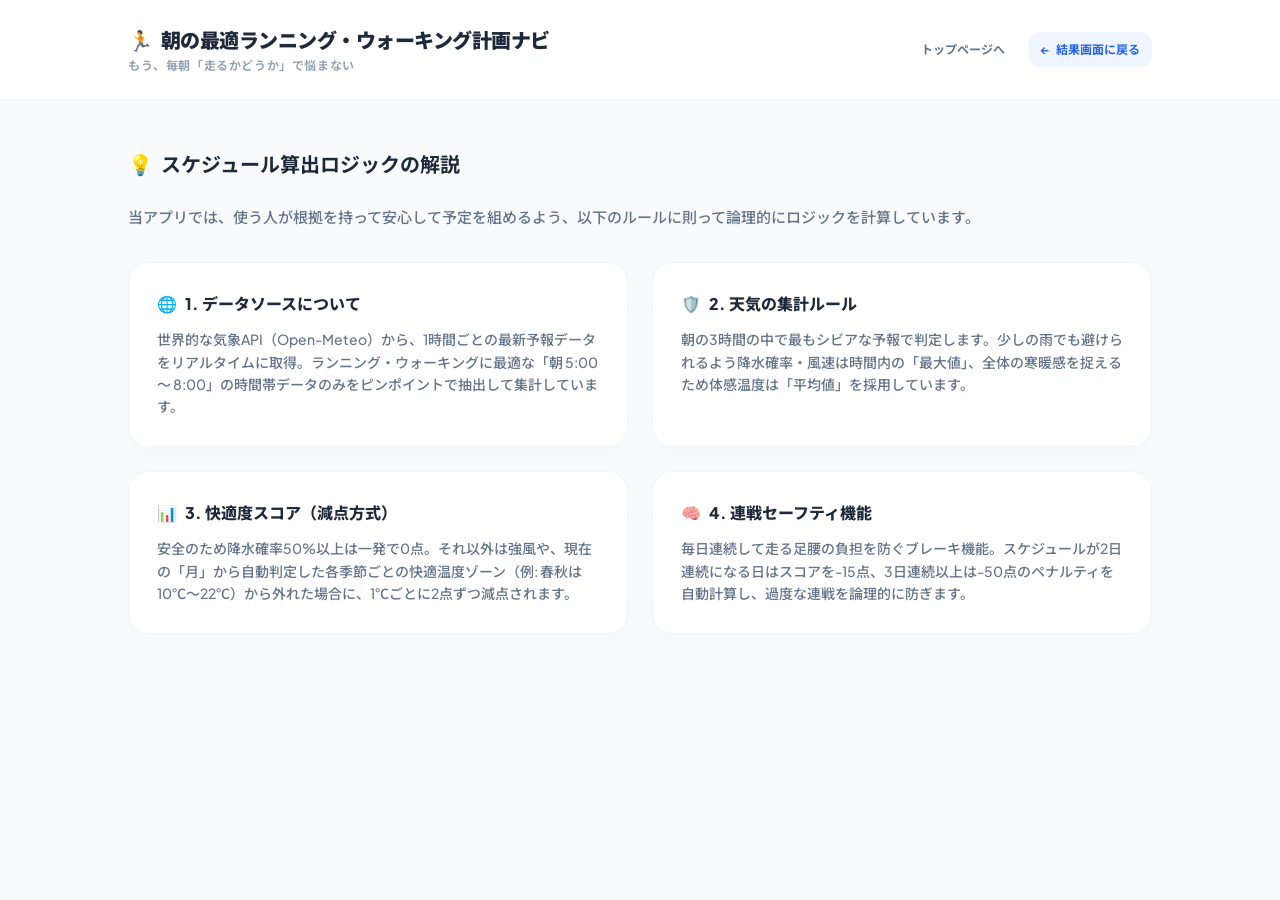
<file: frontend/logic.html>
<!DOCTYPE html>
<html lang="ja">
<head>
    <meta charset="UTF-8">
    <meta name="viewport" content="width=device-width, initial-scale=1.0">
    <title>算出ロジックの解説 - 朝の最適ランニング・ウォーキング計画ナビ</title>
    
    <link rel="preconnect" href="https://fonts.googleapis.com">
    <link rel="preconnect" href="https://fonts.gstatic.com" crossorigin>
    <link href="https://fonts.googleapis.com/css2?family=Noto+Sans+JP:wght@400;500;700;900&family=Plus+Jakarta+Sans:wght@500;700;800&display=swap" rel="stylesheet">

    <link rel="stylesheet" href="style.css">
</head>
<body>

    <header class="main-header">
        <div class="content-container header-flex">
            <div>
                <h1 class="header-title"><span>🏃</span> 朝の最適ランニング・ウォーキング計画ナビ</h1>
                <p class="header-sub">もう、毎朝「走るかどうか」で悩まない</p>
            </div>
            <div class="header-actions">
                <a href="index.html" class="btn-nav">トップページへ</a>
                <a href="result.html" class="btn-back"><span>←</span> 結果画面に戻る</a>
            </div>
        </div>
    </header>

    <div class="main-wrapper">
        <div class="content-container">

            <h2 class="section-title" style="font-size: 1.25rem;"><span>💡</span> スケジュール算出ロジックの解説</h2>
            <p class="logic-intro">当アプリでは、使う人が根拠を持って安心して予定を組めるよう、以下のルールに則って論理的にロジックを計算しています。</p>
            
            <div class="logic-grid">
                
                <article class="logic-card">
                    <h3 class="logic-card-title"><span>🌐</span> 1. データソースについて</h3>
                    <p class="logic-card-desc">
                        世界的な気象API（Open-Meteo）から、1時間ごとの最新予報データをリアルタイムに取得。ランニング・ウォーキングに最適な「朝 5:00 〜 8:00」の時間帯データのみをピンポイントで抽出して集計しています。
                    </p>
                </article>

                <article class="logic-card">
                    <h3 class="logic-card-title"><span>🛡️</span> 2. 天気の集計ルール</h3>
                    <p class="logic-card-desc">
                        朝の3時間の中で最もシビアな予報で判定します。少しの雨でも避けられるよう降水確率・風速は時間内の「最大値」、全体の寒暖感を捉えるため体感温度は「平均値」を採用しています。
                    </p>
                </article>

                <article class="logic-card">
                    <h3 class="logic-card-title"><span>📊</span> 3. 快適度スコア（減点方式）</h3>
                    <p class="logic-card-desc">
                        安全のため降水確率50%以上は一発で0点。それ以外は強風や、現在の「月」から自動判定した各季節ごとの快適温度ゾーン（例: 春秋は10℃〜22℃）から外れた場合に、1℃ごとに2点ずつ減点されます。
                    </p>
                </article>

                <article class="logic-card">
                    <h3 class="logic-card-title"><span>🧠</span> 4. 連戦セーフティ機能</h3>
                    <p class="logic-card-desc">
                        毎日連続して走る足腰の負担を防ぐブレーキ機能。スケジュールが2日連続になる日はスコアを-15点、3日連続以上は-50点のペナルティを自動計算し、過度な連戦を論理的に防ぎます。
                    </p>
                </article>

            </div>

        </div>
    </div>

</body>
</html>
</file>
<file: frontend/style.css>
/* ==========================================
   🎨 デザインシステム・変数の定義
   ========================================== */
:root {
    --font-base: "Plus Jakarta Sans", "Noto Sans JP", sans-serif;
    --bg-page: #f8fafc;
    --bg-card: #ffffff;
    --border-color: #f1f5f9;
    
    /* トーン＆マナーカラー */
    --primary: #2563eb;
    --primary-hover: #1d4ed8;
    --primary-light: #eff6ff;
    --text-main: #1e293b;
    --text-muted: #64748b;
    --text-light: #94a3b8;
    
    /* ステータスカラー */
    --excellent: #10b981;
    --excellent-bg: #ecfdf5;
    --good: #2563eb;
    --warning: #d97706;
    --skipped: #94a3b8;

    /* 高級感のある繊細なモダンシャドウ */
    --shadow-modern: 0 10px 30px -5px rgb(0 0 0 / 0.01), 0 5px 15px -3px rgb(0 0 0 / 0.005);
    --shadow-modern-lg: 0 20px 40px -10px rgb(0 0 0 / 0.04), 0 10px 20px -5px rgb(0 0 0 / 0.01);
}

/* ==========================================
   🧱 全体・レイアウトの骨組み
   ========================================== */
html {
    scroll-behavior: smooth;
}

body {
    background-color: var(--bg-page);
    color: var(--text-main);
    font-family: var(--font-base);
    min-height: 100vh;
    margin: 0;
    padding: 0;
    line-height: 1.6;
    -webkit-font-smoothing: antialiased;
}

/* フルワイドストライプ内を中央寄せにするコンテナ */
.content-container {
    max-width: 1024px;
    margin: 0 auto;
    padding: 0 1.5rem;
}

/* ==========================================
   ① ヘッダーコンポーネント
   ========================================== */
.main-header {
    width: 100%;
    background-color: var(--bg-card);
    border-bottom: 1px solid var(--border-color);
    padding: 1.5rem 0;
}

.header-flex {
    display: flex;
    flex-direction: column;
    gap: 1rem;
}

@media (min-width: 640px) {
    .header-flex {
        flex-direction: row;
        align-items: center;
        justify-content: space-between;
    }
}

.header-title {
    font-size: 1.25rem;
    font-weight: 900;
    margin: 0;
    display: flex;
    align-items: center;
    gap: 0.5rem;
    letter-spacing: -0.025em;
}

.header-sub {
    color: var(--text-light);
    font-size: 0.75rem;
    font-weight: 700;
    margin: 0;
    letter-spacing: 0.05em;
    text-transform: uppercase;
}

/* 親切なバックボタン */
.btn-back {
    display: inline-flex;
    align-items: center;
    gap: 0.375rem;
    font-size: 0.75rem;
    font-weight: 700;
    color: var(--primary);
    background-color: var(--primary-light);
    padding: 0.5rem 0.75rem;
    border-radius: 0.75rem;
    text-decoration: none;
    transition: all 0.2s ease;
    width: fit-content;
}

.btn-back:hover {
    background-color: #dbeafe;
}

/* ヘッダーナビゲーションエリア */
.header-actions {
    display: flex;
    align-items: center;
    gap: 0.75rem;
    flex-wrap: wrap;
}

.btn-nav {
    display: inline-flex;
    align-items: center;
    gap: 0.375rem;
    font-size: 0.75rem;
    font-weight: 700;
    color: var(--text-muted);
    text-decoration: none;
    padding: 0.5rem 0.75rem;
    border-radius: 0.75rem;
    transition: all 0.2s ease;
}

.btn-nav:hover {
    color: var(--primary);
    background-color: var(--primary-light);
}

/* ==========================================
   中心：メインラッパー ＆ 共通カード
   ========================================== */
.main-wrapper {
    width: 100%;
    padding: 3rem 0;
}

.section-card {
    background-color: var(--bg-card);
    padding: 2rem;
    border-radius: 1rem;
    box-shadow: var(--shadow-modern);
    margin-bottom: 3rem;
}

.section-title {
    font-size: 1.125rem;
    font-weight: 700;
    color: var(--text-main);
    margin-top: 0;
    margin-bottom: 1.5rem;
    display: flex;
    align-items: center;
    gap: 0.5rem;
}

.meta-badge-area {
    margin-bottom: 1rem;
    font-size: 0.75rem;
    font-weight: 700;
    color: var(--text-light);
    letter-spacing: 0.05em;
}

.badge-pref {
    color: var(--primary);
    background-color: var(--primary-light);
    padding: 0.125rem 0.5rem;
    border-radius: 0.375rem;
    font-weight: 800;
}

/* ==========================================
   【セクション1】おすすめスケジュール・カードグリッド
   ========================================== */
.card-grid {
    display: grid;
    grid-template-columns: 1fr;
    gap: 1.5rem;
    margin-bottom: 2rem;
}

@media (min-width: 640px) {
    .card-grid {
        grid-template-columns: repeat(3, 1fr);
    }
}

.comfort-card {
    background-color: var(--bg-card);
    padding: 1.5rem;
    border-radius: 1rem;
    border: 1px solid var(--border-color);
    display: flex;
    flex-direction: column;
    justify-content: space-between;
    transition: all 0.3s ease;
}

.comfort-card:hover {
    box-shadow: var(--shadow-modern-lg);
    transform: translateY(-2px);
}

.card-header {
    display: flex;
    justify-content: space-between;
    align-items: start;
    margin-bottom: 1rem;
}

.card-date {
    font-weight: 700;
    font-size: 1.125rem;
}

.card-weekday {
    font-size: 0.875rem;
    color: var(--text-light);
    font-weight: 500;
}

.card-score {
    background-color: var(--primary-light);
    color: var(--primary);
    font-size: 0.75rem;
    font-weight: 700;
    padding: 0.25rem 0.625rem;
    border-radius: 9999px;
}

.card-details {
    display: flex;
    flex-direction: column;
    gap: 0.5rem;
    font-size: 0.875rem;
    color: var(--text-muted);
    font-weight: 500;
}

.card-detail-item {
    display: flex;
    align-items: center;
    gap: 0.375rem;
}

.chart-container {
    position: relative;
    width: 100%;
    height: 18rem;
}

/* ==========================================
   【セクション2】7日間の詳細データテーブル
   ========================================== */
.table-responsive {
    width: 100%;
    overflow-x: auto;
}

.data-table {
    width: 100%;
    text-align: left;
    border-collapse: collapse;
    font-size: 0.875rem;
}

.data-table th {
    color: var(--text-light);
    font-size: 0.75rem;
    font-weight: 700;
    text-transform: uppercase;
    letter-spacing: 0.05em;
    padding-bottom: 0.875rem;
    border-bottom: 1px solid var(--border-color);
}

.data-table td {
    padding: 1rem 0;
    border-bottom: 1px solid var(--border-color);
    font-weight: 500;
    color: var(--text-muted);
}

.data-table tbody tr {
    transition: background-color 0.2s ease;
}

.data-table tbody tr:hover {
    background-color: rgba(248, 250, 252, 0.8);
}

.status-excellent { color: var(--excellent); font-weight: 700; }
.status-good { color: var(--good); }
.status-warning { color: var(--warning); }
.status-skipped { color: var(--skipped); }

.status-subtext {
    font-size: 0.75rem;
    color: var(--text-light);
    font-weight: 400;
}

/* ==========================================
   ✨ 【新・拡張】ロジック解説カード用デザインシステム
   ========================================== */
.logic-intro {
    font-size: 0.938rem;
    color: var(--text-muted);
    line-height: 1.7;
    margin-top: 0;
    margin-bottom: 2rem;
    font-weight: 500;
}

/* 4枚のカードを美しく配置するグリッドコンテナ */
.logic-grid {
    display: grid;
    grid-template-columns: 1fr;
    gap: 1.5rem;
}

@media (min-width: 768px) {
    .logic-grid {
        grid-template-columns: repeat(2, 1fr); /* PC環境では2列のタイル型に自動変形 */
    }
}

/* 独立した各ロジックカードの装飾 */
.logic-card {
    background-color: var(--bg-card);
    padding: 1.75rem;
    border-radius: 1.25rem;
    border: 1px solid var(--border-color);
    box-shadow: var(--shadow-modern);
    transition: all 0.3s cubic-bezier(0.4, 0, 0.2, 1);
    display: flex;
    flex-direction: column;
}

.logic-card:hover {
    box-shadow: var(--shadow-modern-lg);
    transform: translateY(-3px); /* マウスホバーでふわりと3px浮き上がるモダン演出 */
    border-color: rgba(59, 130, 246, 0.2);
}

.logic-card-title {
    font-size: 1rem;
    font-weight: 800;
    color: var(--text-main);
    margin-top: 0;
    margin-bottom: 0.75rem;
    display: flex;
    align-items: center;
    gap: 0.5rem;
}

.logic-card-desc {
    font-size: 0.875rem;
    color: var(--text-muted);
    line-height: 1.6;
    margin: 0;
    font-weight: 500;
}

/* ==========================================
   共通ユーティリティ (ローディング等)
   ========================================== */
.loading-box {
    text-align: center;
    color: var(--text-light);
    font-weight: 500;
    margin: 4rem 0;
}

.loading-flex {
    display: inline-flex;
    align-items: center;
    gap: 0.625rem;
}

.animate-spin {
    animation: spin 1s linear infinite;
}
@keyframes spin {
    from { transform: rotate(0deg); }
    to { transform: rotate(360deg); }
}

.hidden {
    display: none !important;
}
</file>
